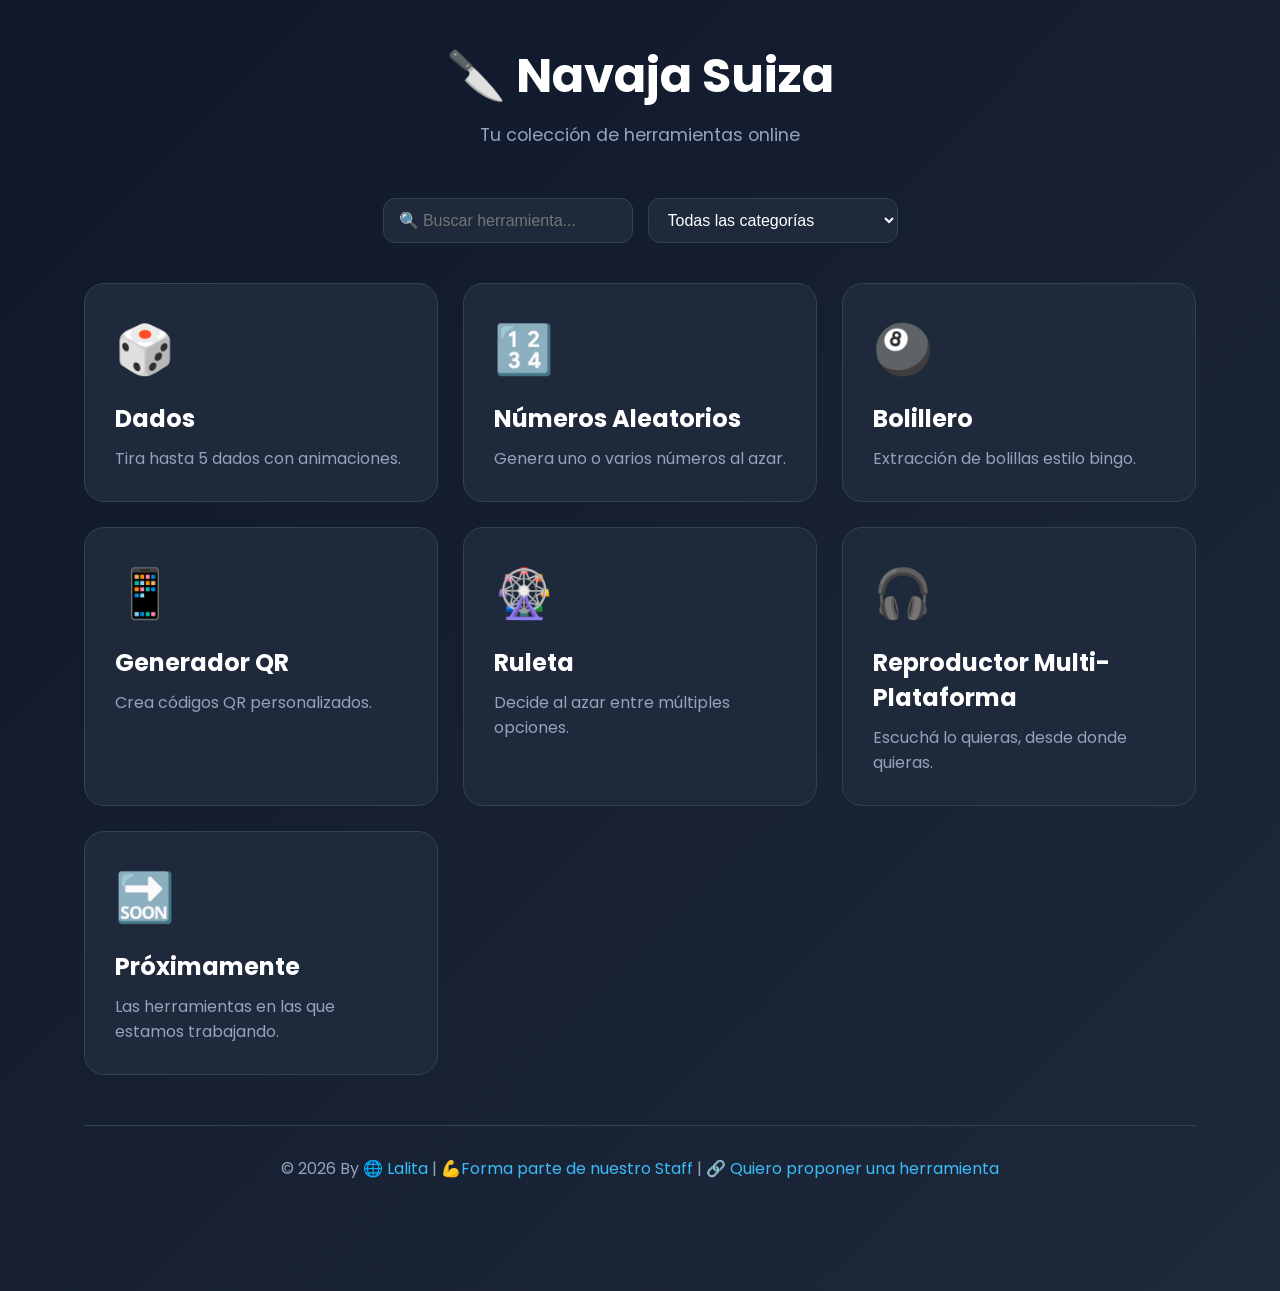
<file: index.html>
<!DOCTYPE html>
<html lang="es">

<head>
    <meta charset="UTF-8">
    <meta name="viewport" content="width=device-width, initial-scale=1.0">
    <title>Navaja Suiza</title>

    <link rel="icon" href="assets/logo.png">

    <link rel="stylesheet" href="style.css">
    <link rel="preconnect" href="https://fonts.googleapis.com">
    <link href="https://fonts.googleapis.com/css2?family=Poppins:wght@300;400;600;700&display=swap" rel="stylesheet">
</head>

<body>

    <div class="container">

        <header>
            <h1>🔪 Navaja Suiza</h1>
            <p>Tu colección de herramientas online</p>
        </header>

        <section class="filters">

            <input type="text" id="searchInput" placeholder="🔍 Buscar herramienta...">

            <select id="categoryFilter">
                <option value="all">Todas las categorías</option>
                <option value="azar">Azar</option>
                <option value="numeros">Números</option>
                <option value="sorteos">Sorteos</option>
                <option value="url">Links</option>
            </select>

        </section>

        <main class="grid">

            <a href="dados/dados_v2.0/index.html" class="card" data-category="azar numeros" data-name="dados">
                <div class="icon">🎲</div>
                <h2>Dados</h2>
                <p>Tira hasta 5 dados con animaciones.</p>
            </a>


            <a href="./numerosaleatorios/numerosaleatorios_v1.1/index.html" class="card" data-category="azar numeros" data-name="numeros">
                <div class="icon">🔢</div>
                <h2>Números Aleatorios</h2>
                <p>Genera uno o varios números al azar.</p>
            </a>

            <a href="./bolillero/bolillero_v1.2/index.html" class="card" data-category="sorteos azar numeros" data-name="bolillero">
                <div class="icon">🎱</div>
                <h2>Bolillero</h2>
                <p>Extracción de bolillas estilo bingo.</p>
            </a>

            <a href="./generadorqr/generadorqr_v1.5/index.html" class="card" data-category="url qr" data-name="qr">
                <div class="icon">📱</div>
                <h2>Generador QR</h2>
                <p>Crea códigos QR personalizados.</p>
            </a>

            <a href="./ruleta/index.html" class="card" data-category="azar" data-name="ruleta">
                <div class="icon">🎡</div>
                <h2>Ruleta</h2>
                <p>Decide al azar entre múltiples opciones.</p>
            </a>

            <a href="./reproductor/index.html" class="card" data-category="online" data-name="reproductor">
                <div class="icon">🎧</div>
                <h2>Reproductor Multi-Plataforma</h2>
                <p>Escuchá lo quieras, desde donde quieras.</p>
            </a>

            <a href="./soon.html" class="card" data-category="online" data-name="proximamente">
                <div class="icon">🔜</div>
                    <h2>Próximamente</h2>
                <p>Las herramientas en las que estamos trabajando.</p>
            </a>

        </main>

        <footer class="ns-footer">
    <p>
      © 2026 By 
      <a href="https://lalita.dev.ar/" target="_blank" class="footer-link">🌐 Lalita</a> | 
      <a href="http://bit.ly/4fS0yUa" target="_blank" class="footer-link">💪Forma parte de nuestro Staff</a> | 
      <a href="example.zip" target="_blank" class="footer-link">🔗 Quiero proponer una herramienta</a>
    </p>
  </footer>

    </div>

    <script src="script.js"></script>

</body>

</html>
</file>
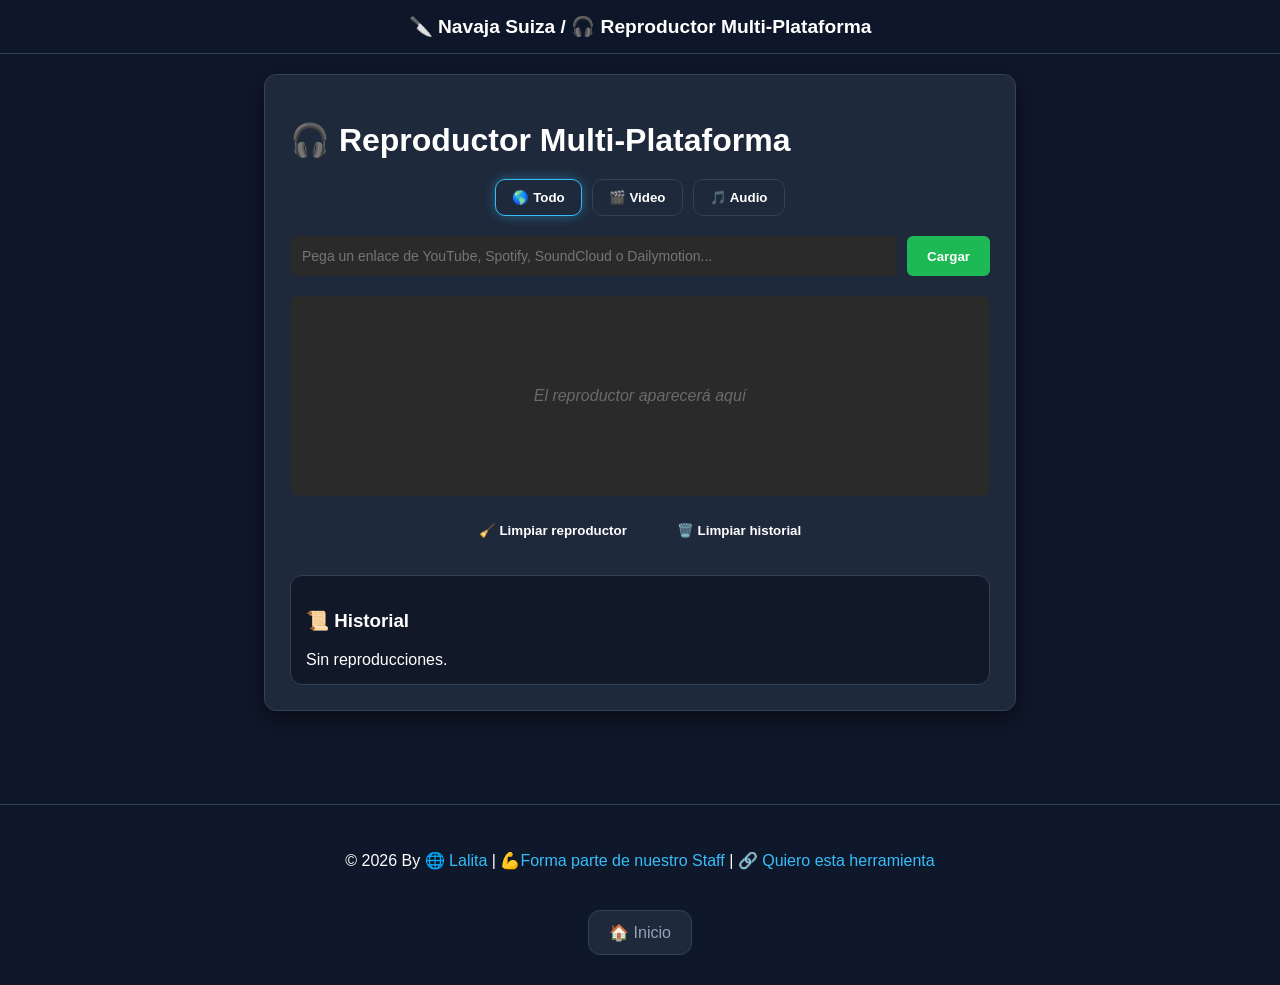
<file: reproductor/index.html>
<!DOCTYPE html>
<html lang="es">

<head>

    <meta charset="UTF-8">
    <meta name="viewport" content="width=device-width, initial-scale=1.0">

    <title>Reproductor Multi-Plataforma | Navaja Suiza</title>

    <link rel="icon" href="../../navaja-suiza/assets/logo.png">
    <link rel="stylesheet" href="./reproductor_style.css">

</head>

<body>
    <header class="ns-header">
        <a href="https://lalita635dev-prog.github.io/navaja-suiza/" class="breadcrumb">
            <span id="toolName">
                🔧 Herramienta
            </span>
        </a>
    </header>

    <main class="tool-container">
        <div class="player-container">
            <h1 class="tool-title">🎧 Reproductor Multi-Plataforma</h1>

            <div class="tabs">
                <button class="tab-btn active" data-tab="all">
                    🌎 Todo
                </button>

                <button class="tab-btn" data-tab="video">
                    🎬 Video
                </button>

                <button class="tab-btn" data-tab="audio">
                    🎵 Audio
                </button>
            </div>

            <div class="input-area">
                <input type="text" id="mediaUrl"
                    placeholder="Pega un enlace de YouTube, Spotify, SoundCloud o Dailymotion...">
                <button id="loadBtn">Cargar</button>
            </div>

            <div id="canvas-reproductor" class="canvas-reproductor">
                <div class="placeholder-text">El reproductor aparecerá aquí</div>
            </div>

            <div class="actions">

                <button id="clearPlayerBtn" class="secondary-btn">
                    🧹 Limpiar reproductor
                </button>

                <button id="clearHistoryBtn" class="secondary-btn">
                    🗑️ Limpiar historial
                </button>

            </div>

            <div class="history-box">

                <h3>📜 Historial</h3>

                <div id="historyList">
                    Sin reproducciones.
                </div>

            </div>

        </div>
    </main>

    <!-- FOOTER GLOBAL -->

    <footer class="ns-footer">
        <p>
            © 2026 By
            <a href="https://lalita.dev.ar/" target="_blank" class="footer-link">🌐 Lalita</a> |
            <a href="http://bit.ly/4fS0yUa" target="_blank" class="footer-link">💪Forma parte de nuestro Staff</a> |
            <a href="example.zip" target="_blank" class="footer-link">🔗 Quiero esta herramienta</a>
        </p>
        <div class="footer-buttons">
            <a href="https://lalita635dev-prog.github.io/navaja-suiza/" class="footer-btn">🏠 Inicio</a>
        </div>
    </footer>

    <script src="./script.js"> </script>
</body>

</html>
</file>
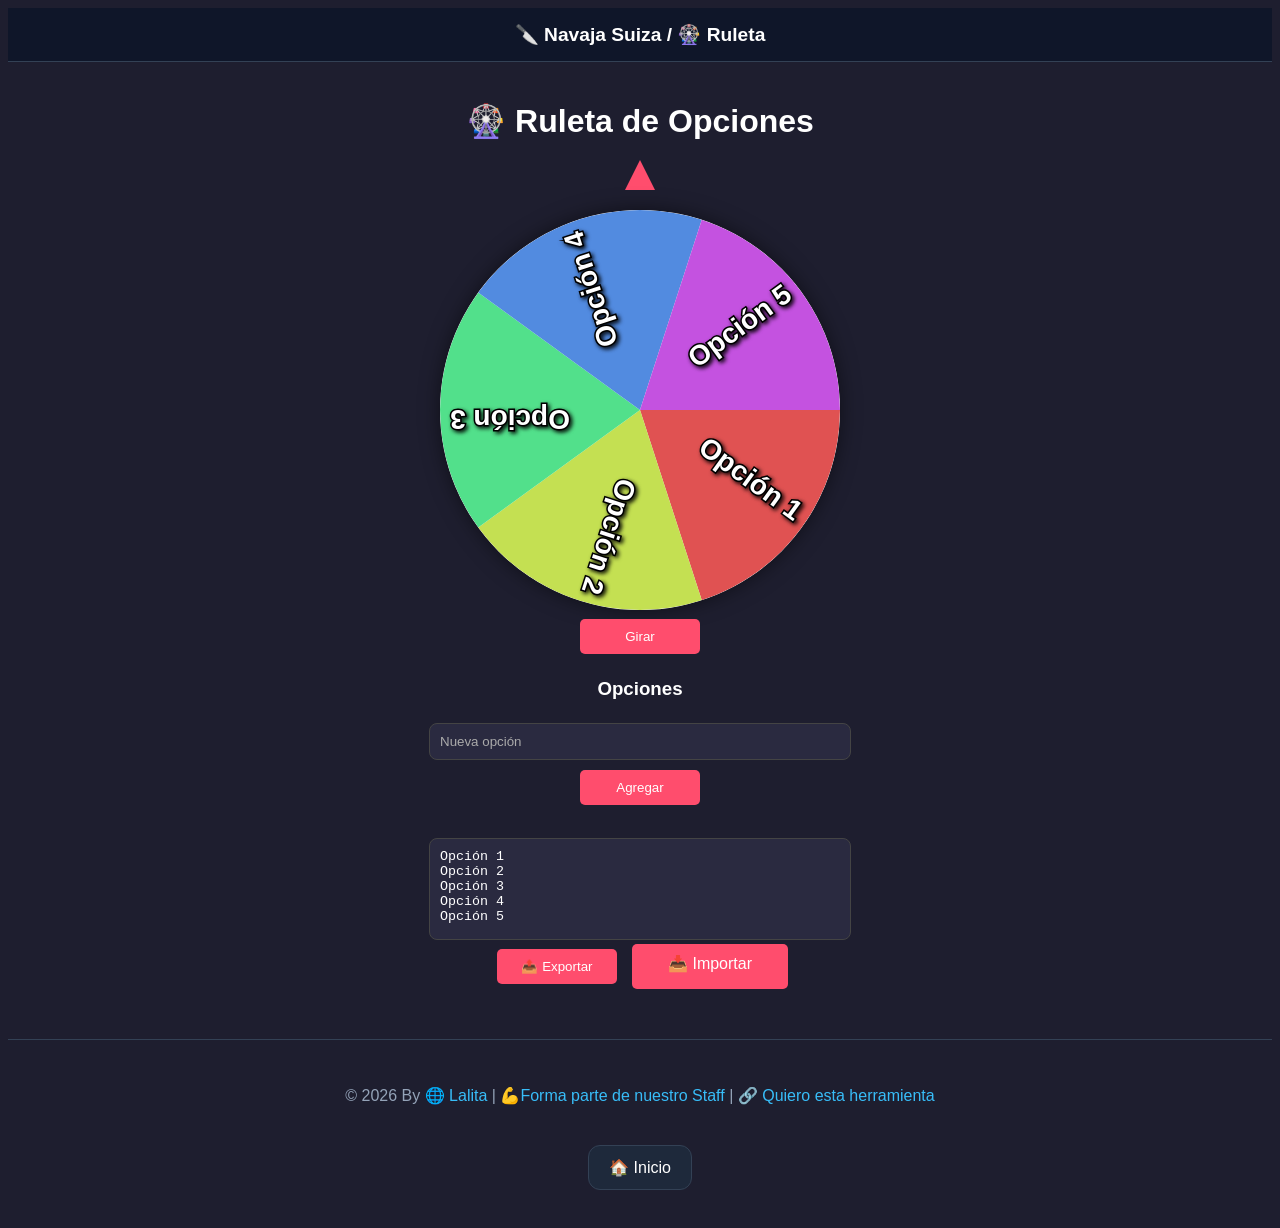
<file: ruleta/index.html>
<!DOCTYPE html>
<html lang="es">

<head>

  <meta charset="UTF-8">
  <meta name="viewport" content="width=device-width, initial-scale=1.0">

  <title>Ruleta | Navaja Suiza</title>

  <link rel="icon" href="../../navaja-suiza/assets/logo.png">
  <link rel="stylesheet" href="./ruleta_style.css">

</head>

<body>

    <header class="ns-header">
    <a href="https://lalita635dev-prog.github.io/navaja-suiza/" class="breadcrumb">
      <span id="toolName">
        🔧 Herramienta
      </span>
    </a>
  </header>

  <main class="tool-container">
    <div class="container">
      <h1 class="tool-title">🎡 Ruleta de Opciones</h1>

    <div class="pointer"></div>
    <canvas id="wheel"></canvas>

    <br>
    <div class="actions"><button onclick="spin()">Girar</button></div>

    <h3>Opciones</h3>
    <input id="newOption" placeholder="Nueva opción">
    <div class="actions"><button onclick="addOption()">Agregar</button></div>

    <br>
    <textarea id="optionsBox" oninput="syncFromTextarea()"></textarea><br>
    <div class="actions">
        <button onclick="exportJSON()">📤 Exportar</button>

        <label class="file-label">
            📥 Importar
            <input type="file" onchange="importJSON(event)" hidden>
        </label>
    </div>
    <span id="fileName" style="font-size:12px; color:#aaa;"></span>

    <!-- Modal -->
    <div class="modal" id="resultModal">
        <div class="modal-content">
            <h2>🏆 Resultado</h2>
            <p id="resultText"></p>

            <div class="actions">
                <button onclick="removeWinner()">Eliminar opción</button>
                <button class="close-btn" onclick="closeModal()">Cerrar</button>
            </div>
        </div>
    </div>
    </div>
  </main>

<!-- FOOTER GLOBAL -->
    <footer class="ns-footer">
    <p>
      © 2026 By 
      <a href="https://lalita.dev.ar/" target="_blank" class="footer-link">🌐 Lalita</a> | 
      <a href="http://bit.ly/4fS0yUa" target="_blank" class="footer-link">💪Forma parte de nuestro Staff</a> | 
      <a href="example.zip" target="_blank" class="footer-link">🔗 Quiero esta herramienta</a>
    </p>
      <div class="footer-buttons">
      <a href="https://lalita635dev-prog.github.io/navaja-suiza/" class="footer-btn">🏠 Inicio</a>
    </div>
  </footer>
<script src="script.js"></script>
</body>

</html>
</file>
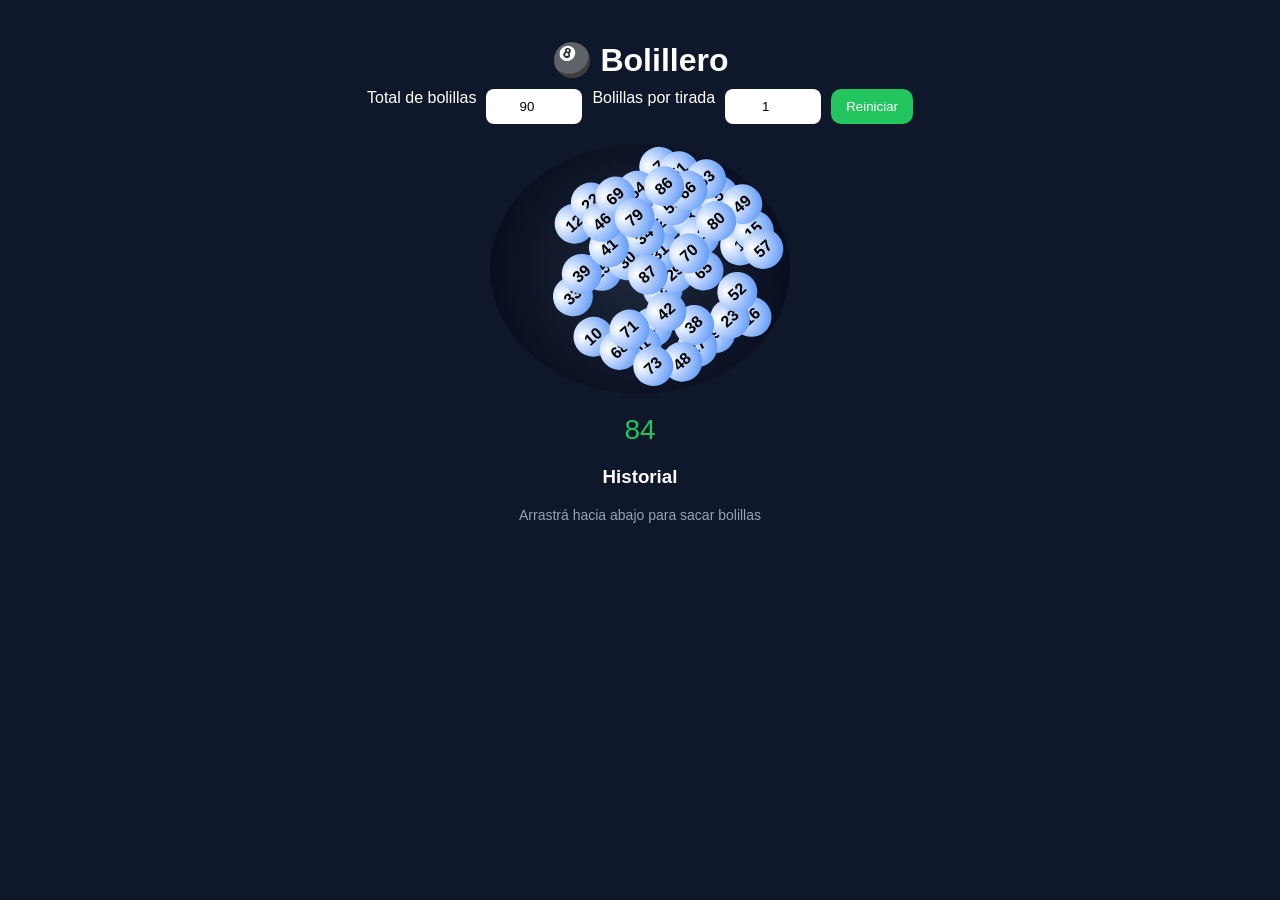
<file: bolillero/bolillero-main/index.html>
<!DOCTYPE html>
<html lang="es">
<head>
  <meta charset="UTF-8">
  <title>Bolillero Bingo</title>
  <link rel="stylesheet" href="styles.css">
</head>
<body>

<div class="container">
  <h1>🎱 Bolillero</h1>

  <div class="controls">
    <label>Total de bolillas</label>
    <input type="number" id="totalBalls" value="90" min="1">

    <label>Bolillas por tirada</label>
    <input type="number" id="drawCount" value="1" min="1">

    <button id="resetBtn">Reiniciar</button>
  </div>

  <div class="machine" id="machine">
    <div class="balls" id="balls"></div>
  </div>

  <div class="result" id="result"></div>

  <div class="history">
    <h3>Historial</h3>
    <div id="history"></div>
  </div>

  <p class="hint">Arrastrá hacia abajo para sacar bolillas</p>
</div>

<script src="script.js"></script>
</body>
</html>
</file>
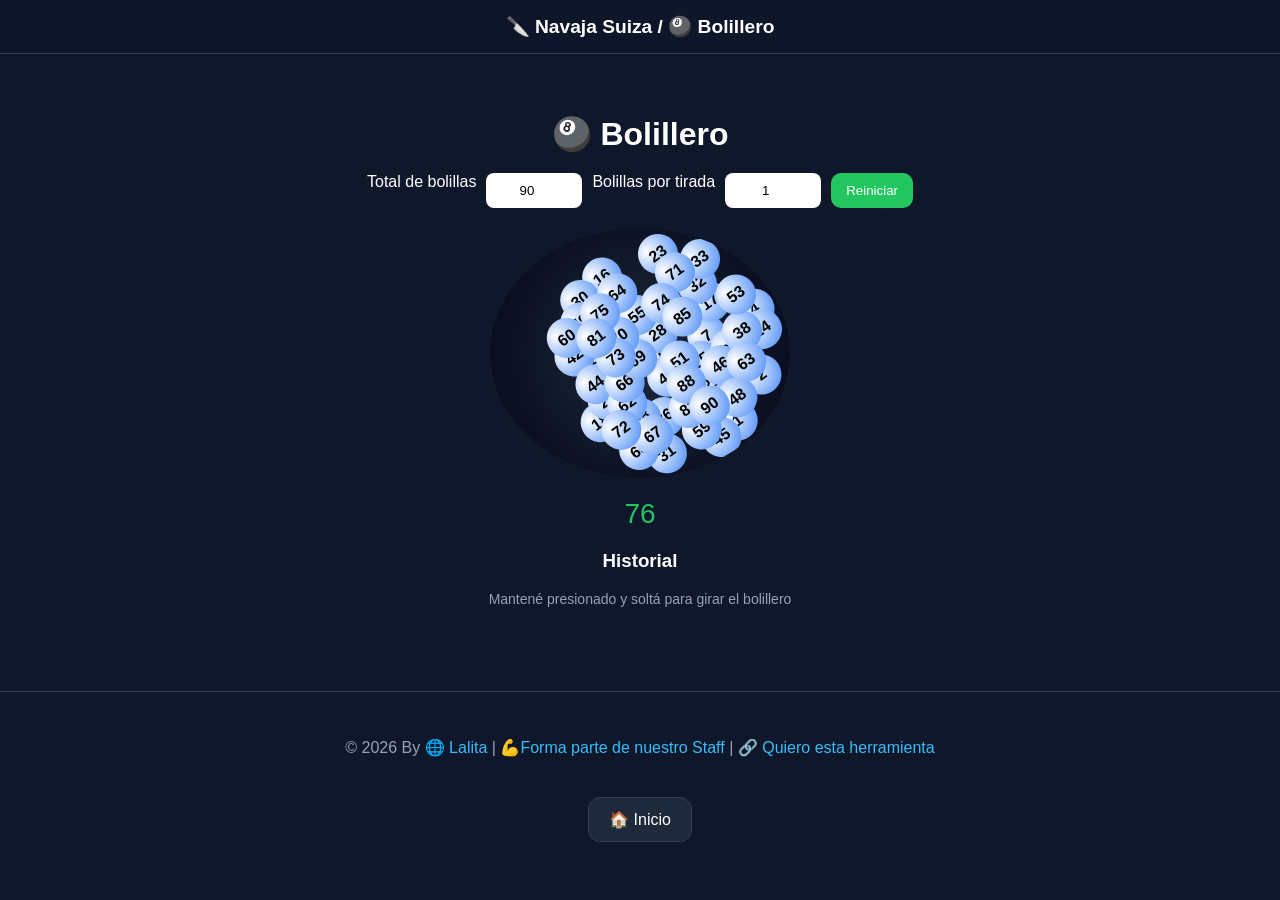
<file: bolillero/bolillero_v1.2/index.html>
<!DOCTYPE html>
<html lang="es">

<head>

  <meta charset="UTF-8">
  <meta name="viewport" content="width=device-width, initial-scale=1.0">

  <title>Bolillero | Navaja Suiza</title>

  <link rel="icon" href="../../assets/logo.png">
  <link rel="stylesheet" href="./bolillero_styles.css">

</head>

<body>
  <header class="ns-header">
    <a href="https://lalita635dev-prog.github.io/navaja-suiza/" class="breadcrumb">
      <span id="toolName">
        🔧 Herramienta
      </span>
    </a>

  </header>
  <main class="tool-container">
  <div class="container">
    <h1 class="tool-title">🎱 Bolillero</h1>

    <div class="controls">
      <label>Total de bolillas</label>
      <input type="number" id="totalBalls" value="90" min="1">

      <label>Bolillas por tirada</label>
      <input type="number" id="drawCount" value="1" min="1">

      <button id="resetBtn">Reiniciar</button>
    </div>

    <div class="machine" id="machine">
      <div class="balls" id="balls"></div>
    </div>

    <div class="result" id="result"></div>

    <div class="history">
      <h3>Historial</h3>
      <div id="history"></div>
    </div>

    <p class="hint">Mantené presionado y soltá para girar el bolillero</p>
  </div>
</main>

  <!-- FOOTER GLOBAL -->
  <footer class="ns-footer">
    <p>
      © 2026 By 
      <a href="https://lalita.dev.ar/" target="_blank" class="footer-link">🌐 Lalita</a> | 
      <a href="http://bit.ly/4fS0yUa" target="_blank" class="footer-link">💪Forma parte de nuestro Staff</a> | 
      <a href="example.zip" target="_blank" class="footer-link">🔗 Quiero esta herramienta</a>
    </p>
      <div class="footer-buttons">
      <a href="https://lalita635dev-prog.github.io/navaja-suiza/" class="footer-btn">🏠 Inicio</a>
    </div>
  </footer>

  <script src="script.js"></script>
</body>

</html>
</file>
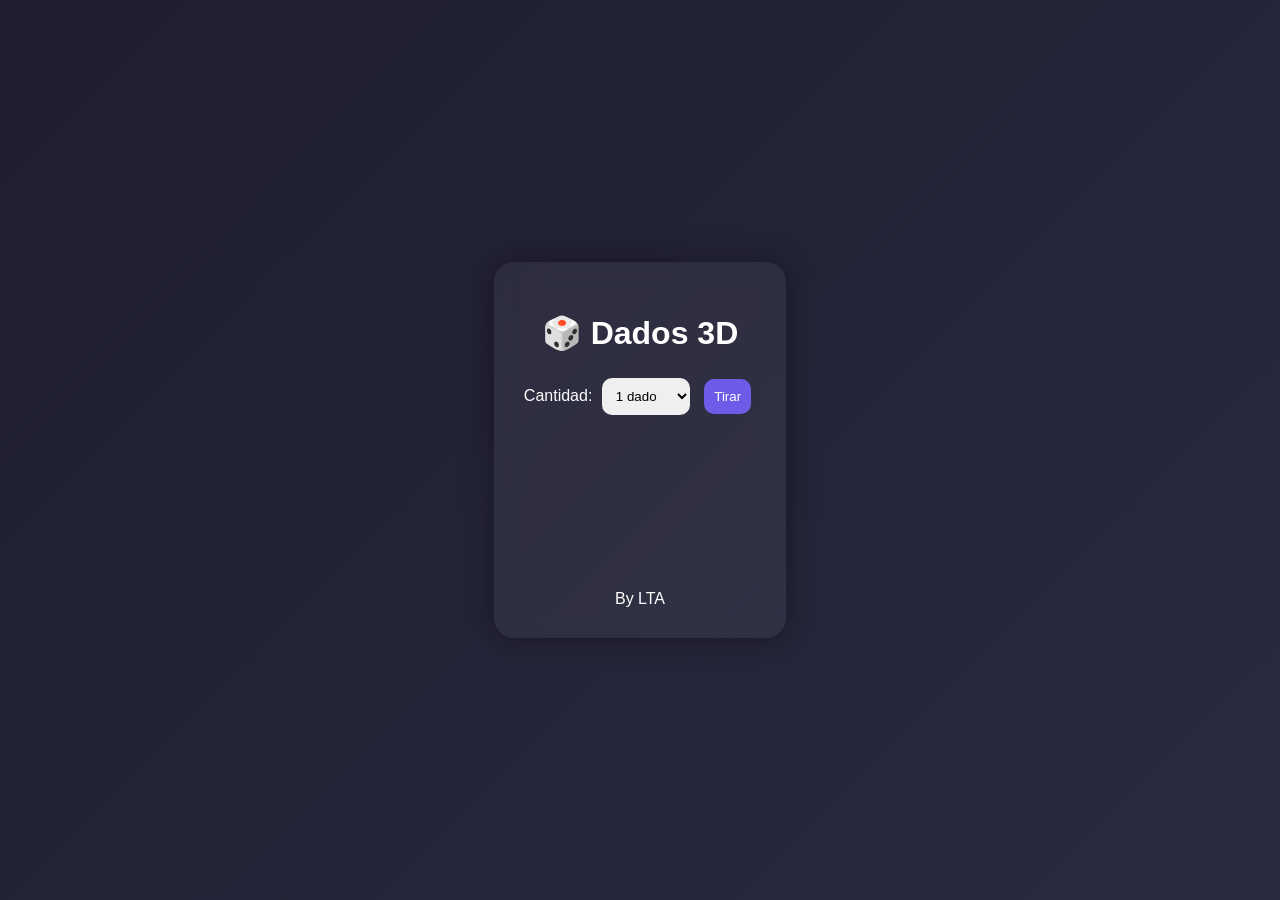
<file: dados/dados-main/index.html>
<!DOCTYPE html>
<html lang="es">
<head>
  <meta charset="UTF-8">
  <title>Dados 3D | By Lalita635</title>
  <link rel="stylesheet" href="styles.css">
</head>
<body>

<div class="container">
  <h1>🎲 Dados 3D</h1>

  <div class="controls">
    <label>Cantidad:</label>
    <select id="diceCount">
      <option value="1">1 dado</option>
      <option value="2">2 dados</option>
      <option value="3">3 dados</option>
      <option value="4">4 dados</option>
      <option value="5">5 dados</option>
    </select>

    <button id="rollBtn">Tirar</button>
  </div>

  <div id="scene" class="scene"></div>

  <div id="result" class="result"></div>

  <footer>By LTA</footer>
</div>

<script src="script.js"></script>
</body>
</html>
</file>
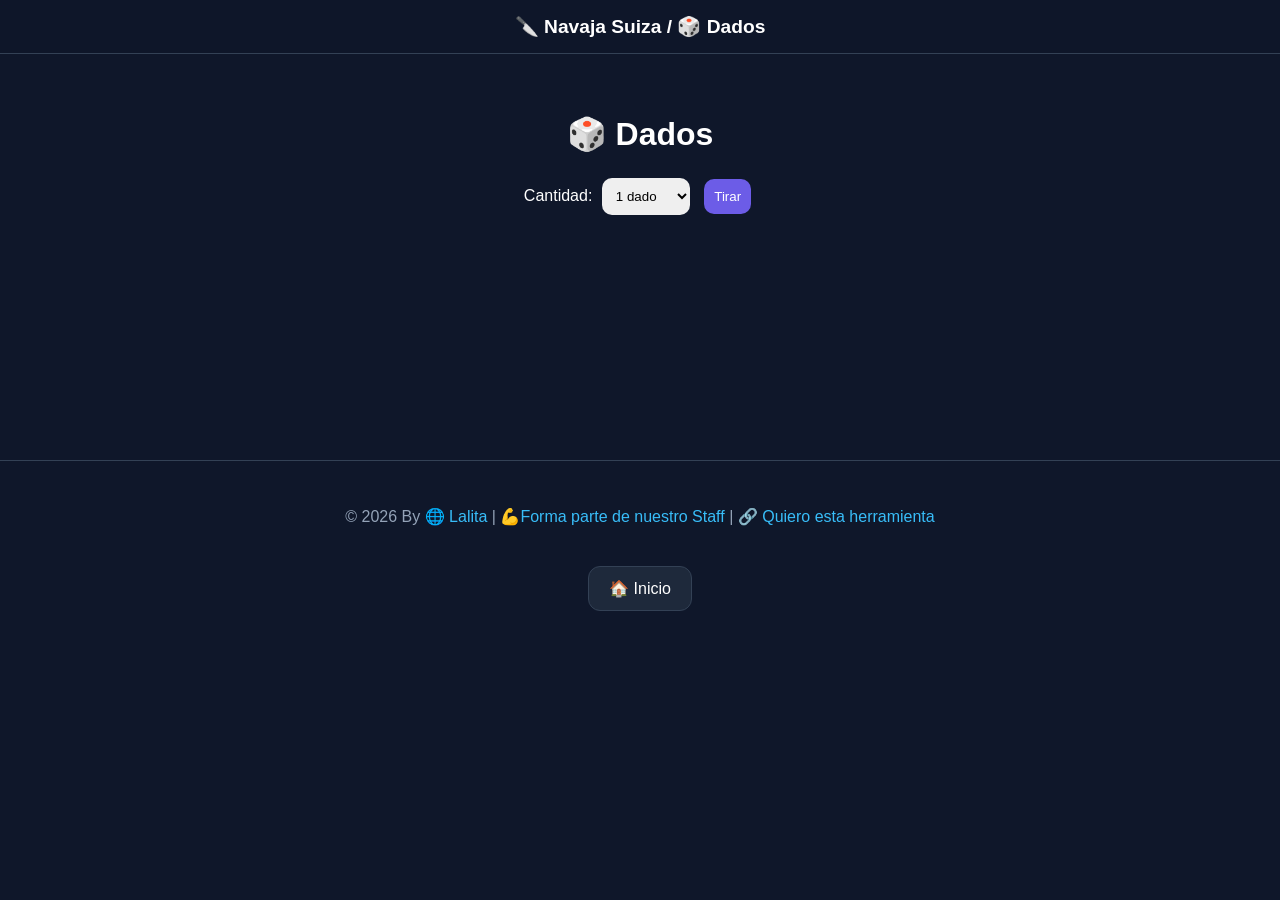
<file: dados/dados_v2.0/index.html>
<!DOCTYPE html>
<html lang="es">

<head>
  <meta charset="UTF-8">
  <meta name="viewport" content="width=device-width, initial-scale=1.0">
  <title>Dados | Navaja Suiza</title>
  <link rel="icon" href="../../assets/logo.png">
  <link rel="stylesheet" href="./dados_styles.css">
</head>

<body>
  <header class="ns-header">
    <a href="https://lalita635dev-prog.github.io/navaja-suiza/" class="breadcrumb">
      <span id="toolName">
        🔧 Herramienta
      </span>
    </a>
  </header>

  <main class="tool-container">
    <div class="container">
      <h1 class="tool-title">🎲 Dados</h1>

      <div class="controls">
        <label>Cantidad:</label>
        <select id="diceCount">
          <option value="1">1 dado</option>
          <option value="2">2 dados</option>
          <option value="3">3 dados</option>
          <option value="4">4 dados</option>
          <option value="5">5 dados</option>
        </select>

        <button id="rollBtn">Tirar</button>
      </div>

      <div id="scene" class="scene"></div>

      <div id="result" class="result"></div>

    </div>
  </main>

  <!-- FOOTER GLOBAL -->
  <footer class="ns-footer">
    <p>
      © 2026 By 
      <a href="https://lalita.dev.ar/" target="_blank" class="footer-link">🌐 Lalita</a> | 
      <a href="http://bit.ly/4fS0yUa" target="_blank" class="footer-link">💪Forma parte de nuestro Staff</a> | 
      <a href="example.zip" target="_blank" class="footer-link">🔗 Quiero esta herramienta</a>
    </p>
      <div class="footer-buttons">
      <a href="https://lalita635dev-prog.github.io/navaja-suiza/" class="footer-btn">🏠 Inicio</a>
    </div>
  </footer>
  <script src="script.js"></script>
</body>

</html>
</file>
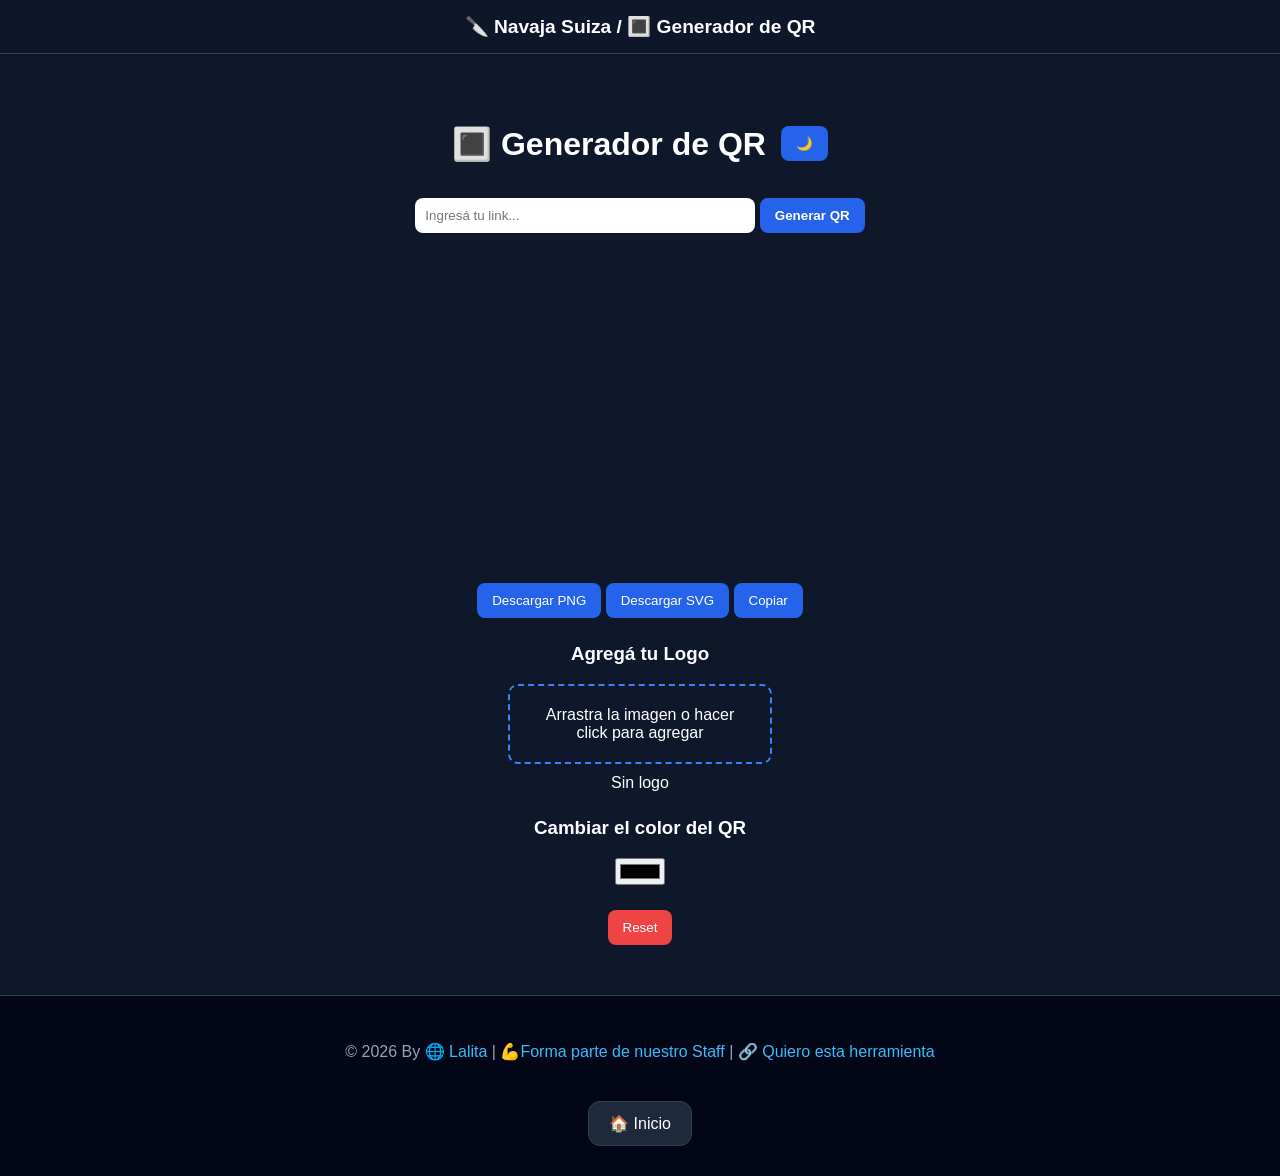
<file: generadorqr/generadorqr_v1.5/index.html>
<!DOCTYPE html>
<html lang="es">

<head>

  <meta charset="UTF-8">
  <meta name="viewport" content="width=device-width, initial-scale=1.0">

  <title>Generador QR | Navaja Suiza</title>

  <link rel="icon" href="../../assets/logo.png">
  <link rel="stylesheet" href="./qr_style.css">

</head>

<body class="dark">

  <header class="ns-header">
    <a href="https://lalita635dev-prog.github.io/navaja-suiza/" class="breadcrumb">
      <span id="toolName">
        🔧 Herramienta
      </span>
    </a>
  </header>

  <main class="tool-container">
    <div class="container">
      <div class="top-bar">
        <h1 class="tool-title">🔳 Generador de QR</h1>
        <button id="themeToggle">🌙</button>
      </div>

      <!-- INPUT + GENERAR -->
      <input type="text" id="urlInput" placeholder="Ingresá tu link..." />
      <button class="main-btn" onclick="generateQR()">Generar QR</button>

      <!-- QR -->
      <div id="qrContainer" class="fade"></div>

      <!-- ACCIONES -->
      <div class="buttons">
        <button onclick="downloadQR('png')">Descargar PNG</button>
        <button onclick="downloadQR('svg')">Descargar SVG</button>
        <button onclick="copyQR()">Copiar</button>
      </div>

      <!-- LOGO -->
      <div class="control-block">
        <h3>Agregá tu Logo</h3>
        <div id="dropZone">Arrastra la imagen o hacer click para agregar</div>
        <input type="file" id="logoInput" accept="image/*" hidden>
        <span id="fileName">Sin logo</span>
      </div>

      <!-- COLOR -->
      <div class="control-block">
        <h3>Cambiar el color del QR</h3>
        <input type="color" id="colorPicker" value="#000000">
      </div>

      <!-- RESET -->
      <button class="reset-btn" onclick="resetAll()">Reset</button>

      <p id="error"></p>

    </div>
  </main>

  <!-- FOOTER GLOBAL -->

  <footer class="ns-footer">
    <p>
      © 2026 By 
      <a href="https://lalita.dev.ar/" target="_blank" class="footer-link">🌐 Lalita</a> | 
      <a href="http://bit.ly/4fS0yUa" target="_blank" class="footer-link">💪Forma parte de nuestro Staff</a> | 
      <a href="example.zip" target="_blank" class="footer-link">🔗 Quiero esta herramienta</a>
    </p>
      <div class="footer-buttons">
      <a href="https://lalita635dev-prog.github.io/navaja-suiza/" class="footer-btn">🏠 Inicio</a>
    </div>
  </footer>

  <script src="script.js"></script>
</body>

</html>
</file>
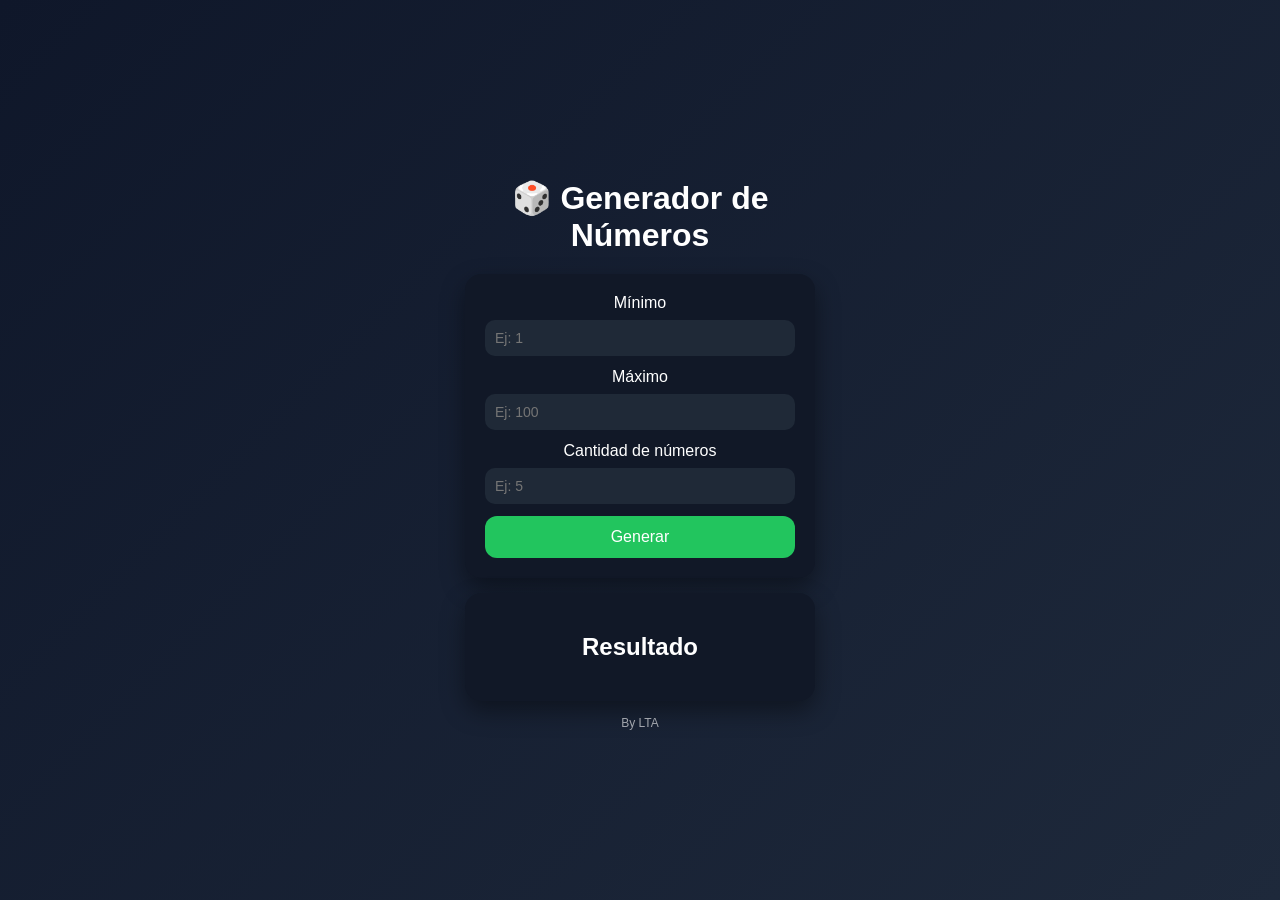
<file: numerosaleatorios/numerosaleatorios-main/index.html>
<!DOCTYPE html>
<html lang="es">
<head>
    <meta charset="UTF-8">
    <title>Generador de Números Aleatorios | By Lalita635</title>
    <link rel="stylesheet" href="styles.css">
</head>
<body>

<div class="container">
    <h1>🎲 Generador de Números</h1>

    <div class="card">
        <label>Mínimo</label>
        <input type="number" id="min" placeholder="Ej: 1">

        <label>Máximo</label>
        <input type="number" id="max" placeholder="Ej: 100">

        <label>Cantidad de números</label>
        <input type="number" id="count" placeholder="Ej: 5">

        <button id="generateBtn">Generar</button>
    </div>

    <div class="result-card">
        <h2>Resultado</h2>
        <div id="result"></div>
    </div>

    <p class="footer">By LTA</p>
</div>

<script src="script.js"></script>
</body>
</html>
</file>
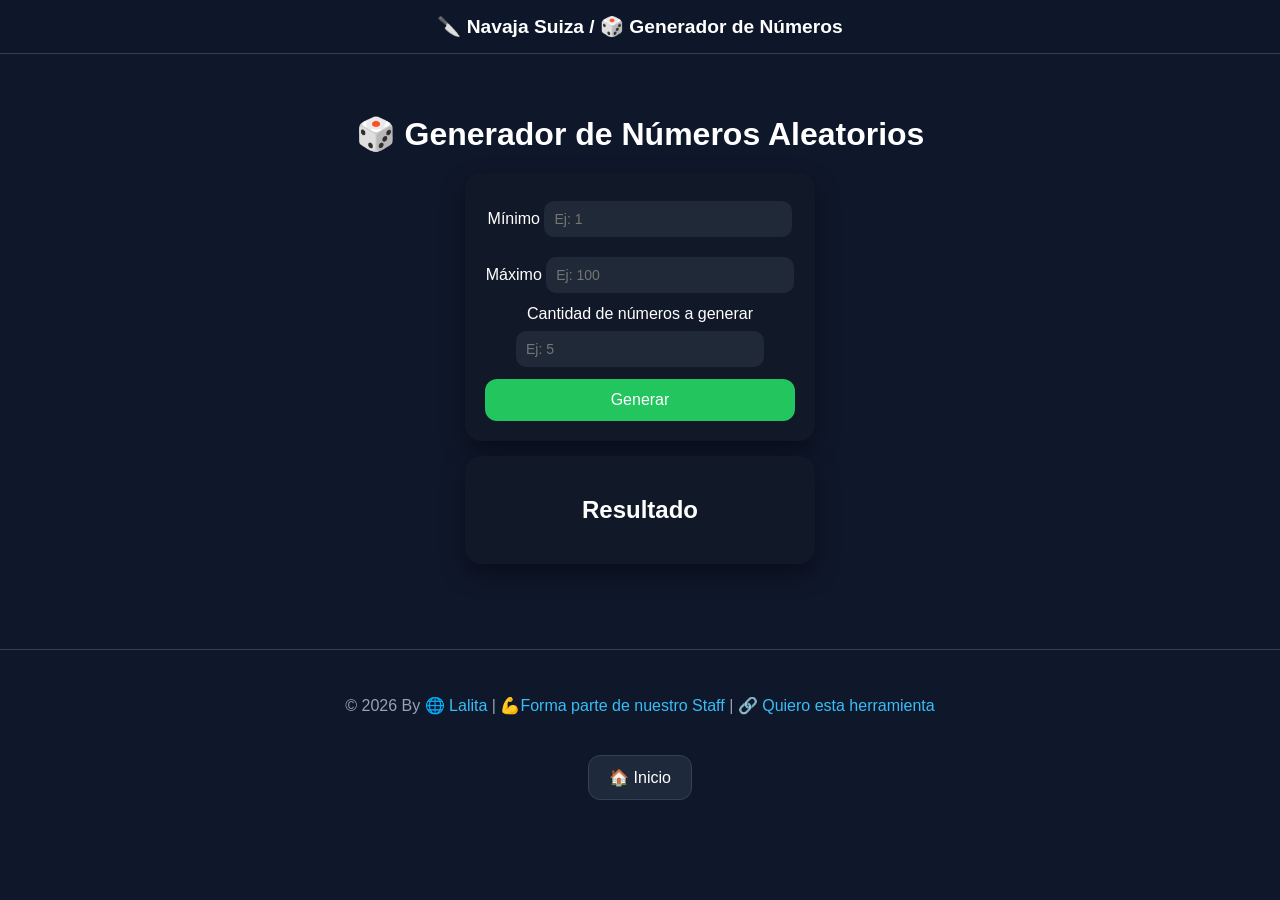
<file: numerosaleatorios/numerosaleatorios_v1.1/index.html>
<!DOCTYPE html>
<html lang="es">

<head>

  <meta charset="UTF-8">
  <meta name="viewport" content="width=device-width, initial-scale=1.0">

  <title>Generador Números Aleatorios | Navaja Suiza</title>

  <link rel="icon" href="../../assets/logo.png">
  <link rel="stylesheet" href="./aleatorio_styles.css">

</head>

<body>
  <header class="ns-header">
    <a href="https://lalita635dev-prog.github.io/navaja-suiza/" class="breadcrumb">
      <span id="toolName">
        🔧 Herramienta
      </span>
    </a>
  </header>

  <main class="tool-container">
    <div class="container">
      <h1 class="tool-title">🎲 Generador de Números Aleatorios</h1>
      <div class="mini-container">
        <div class="card">
          <label>Mínimo</label>
          <input type="number" id="min" placeholder="Ej: 1">

          <label>Máximo</label>
          <input type="number" id="max" placeholder="Ej: 100">

          <label>Cantidad de números a generar</label>
          <input type="number" id="count" placeholder="Ej: 5">

          <button id="generateBtn">Generar</button>
        </div>

        <div class="result-card">
          <h2>Resultado</h2>
          <div id="result"></div>
        </div>
      </div>
    </div>
  </main>

  <footer class="ns-footer">
    <p>
      © 2026 By 
      <a href="https://lalita.dev.ar/" target="_blank" class="footer-link">🌐 Lalita</a> | 
      <a href="http://bit.ly/4fS0yUa" target="_blank" class="footer-link">💪Forma parte de nuestro Staff</a> | 
      <a href="example.zip" target="_blank" class="footer-link">🔗 Quiero esta herramienta</a>
    </p>
      <div class="footer-buttons">
      <a href="https://lalita635dev-prog.github.io/navaja-suiza/" class="footer-btn">🏠 Inicio</a>
    </div>
  </footer>
  <script src="script.js"></script>
</body>

</html>
</file>
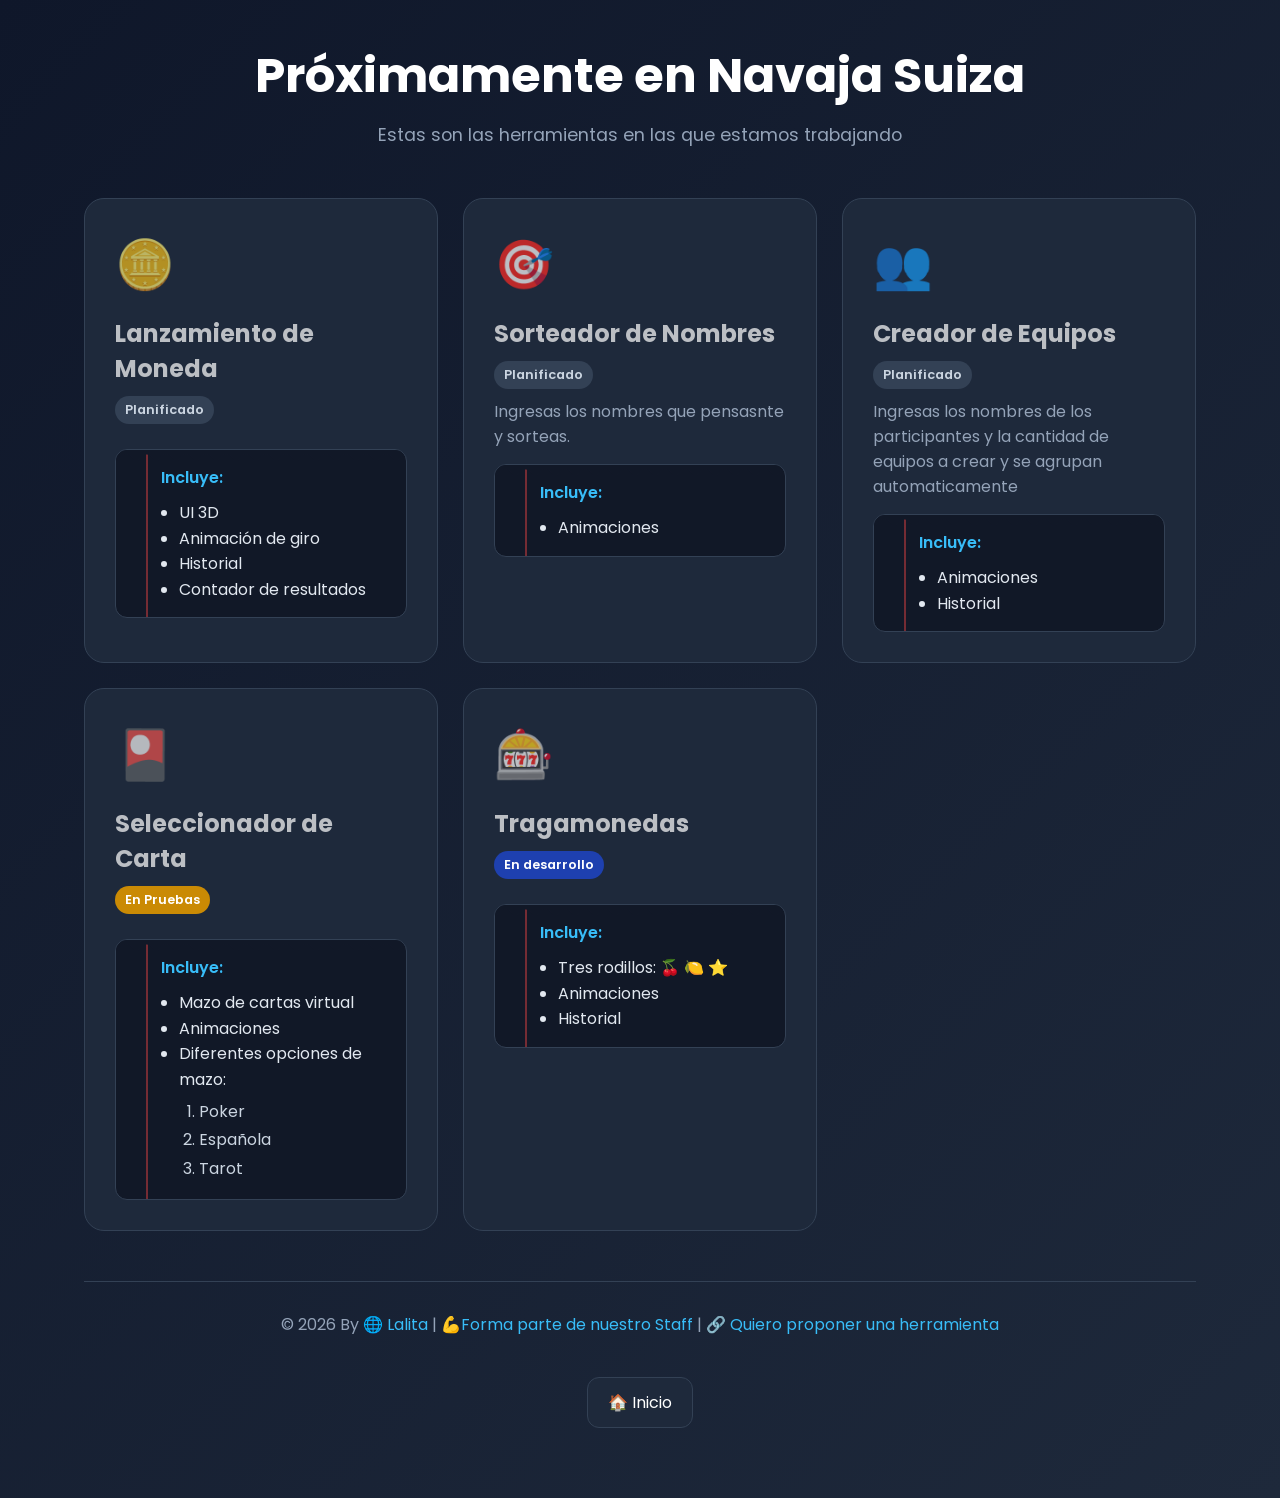
<file: soon.html>
<!DOCTYPE html>
<html lang="es">

<head>
    <meta charset="UTF-8">
    <meta name="viewport" content="width=device-width, initial-scale=1.0">
    <title>🔜 Proximamente | Navaja Suiza</title>

    <link rel="icon" href="assets/logo.png">

    <link rel="stylesheet" href="style.css">
    <link rel="preconnect" href="https://fonts.googleapis.com">
    <link href="https://fonts.googleapis.com/css2?family=Poppins:wght@300;400;600;700&display=swap" rel="stylesheet">
</head>

<body>

    <div class="container">

        <header>
            <h1>Próximamente en Navaja Suiza</h1>
            <p>Estas son las herramientas en las que estamos trabajando</p>
        </header>

        <main class="grid-soon">

            <div class="card soon">
                <div class="icon">🪙</div>
                <h2>Lanzamiento de Moneda</h2>
                <div class="status planned">Planificado</div>
                <div class="notebook-page">
                    <p>Incluye:</p>
                    <ul class="task-list">
                        <li>UI 3D</li>
                        <li>Animación de giro</li>
                        <li>Historial</li>
                        <li>Contador de resultados</li>
                    </ul>
                </div>
            </div>

            <div class="card soon">
                <div class="icon">🎯</div>
                <h2>Sorteador de Nombres</h2>
                <div class="status planned">Planificado</div>
                <p>Ingresas los nombres que pensasnte y sorteas.</p>
                <div class="notebook-page">
                    <p>Incluye:</p>
                    <ul class="task-list">
                        <li>Animaciones</li>
                    </ul>
                </div>
            </div>

            <div class="card soon">
                <div class="icon">👥</div>
                <h2>Creador de Equipos</h2>
                <div class="status planned">Planificado</div>
                <p>Ingresas los nombres de los participantes y la cantidad de equipos a crear y se agrupan
                    automaticamente</p>
                <div class="notebook-page">
                    <p>Incluye:</p>
                    <ul class="task-list">
                        <li>Animaciones</li>
                        <li>Historial</li>
                    </ul>
                </div>
            </div>

            <div class="card soon">
                <div class="icon">🎴</div>
                <h2>Seleccionador de Carta</h2>
                <div class="status testing">En Pruebas</div>
                <div class="notebook-page">
                    <p>Incluye:</p>
                    <ul class="task-list">
                        <li>Mazo de cartas virtual</li>
                        <li>Animaciones</li>
                        <li>Diferentes opciones de mazo:
                            <ol>
                                <li>Poker</li>
                                <li>Española</li>
                                <li>Tarot</li>
                            </ol>
                        </li>
                    </ul>
                </div>
            </div>

            <div class="card soon">
                <div class="icon">🎰</div>
                <h2>Tragamonedas</h2>
                <div class="status progress">En desarrollo</div>
                <div class="notebook-page">
                    <p>Incluye:</p>
                    <ul class="task-list">
                        <li>Tres rodillos: 🍒 🍋 ⭐</li>
                        <li>Animaciones</li>
                        <li>Historial</li>
                    </ul>
                </div>
            </div>


        </main>

        <footer class="ns-footer">
            <p>
                © 2026 By
                <a href="https://lalita.dev.ar/" target="_blank" class="footer-link">🌐 Lalita</a> |
                <a href="http://bit.ly/4fS0yUa" target="_blank" class="footer-link">💪Forma parte de nuestro Staff</a> |
                <a href="example.zip" target="_blank" class="footer-link">🔗 Quiero proponer una herramienta</a>
            </p>
            <div class="footer-buttons">
                <a href="https://lalita635dev-prog.github.io/navaja-suiza/" class="footer-btn">🏠 Inicio</a>
            </div>
        </footer>

    </div>

    <script src="script.js"></script>

</body>

</html>
</file>
<file: style.css>
*{
    margin:0;
    padding:0;
    box-sizing:border-box;
}

body{
    font-family:'Poppins',sans-serif;
    background:linear-gradient(
        135deg,
        #0f172a,
        #1e293b
    );
    color:white;
    min-height:100vh;
}

.container{
    width:90%;
    max-width:1200px;
    margin:auto;
    padding:40px 20px;
}

header{
    text-align:center;
    margin-bottom:50px;
}

header h1{
    font-size:3rem;
    margin-bottom:10px;
}

header p{
    color:#94a3b8;
    font-size:1.1rem;
}

.filters{
    display:flex;
    gap:15px;
    justify-content:center;
    margin-bottom:40px;
    flex-wrap:wrap;
}

.filters input,
.filters select{
    background:#1e293b;
    color:white;
    border:1px solid #334155;
    border-radius:12px;
    padding:12px 15px;
    font-size:1rem;
    min-width:250px;
}

.filters input:focus,
.filters select:focus{
    outline:none;
    border-color:#38bdf8;
}

.grid{
    display:grid;
    grid-template-columns:repeat(auto-fit,minmax(260px,1fr));
    gap:25px;
}

.grid-soon{
    display:grid;
    grid-template-columns:repeat(auto-fit,minmax(350px,1fr));
    gap:25px;
}

.card{
    background:#1e293b;
    border:1px solid #334155;
    border-radius:20px;
    padding:30px;
    text-decoration:none;
    color:white;
    transition:.3s;
    cursor:pointer;
}

.card:hover{
    transform:translateY(-8px);
    border-color:#38bdf8;
    box-shadow:0 0 25px rgba(56,189,248,.35);
}

.icon{
    font-size:3rem;
    margin-bottom:15px;
}

.card h2{
    margin-bottom:10px;
}

.card p{
    color:#94a3b8;
}

.soon{
    cursor:default;
}

.soon:hover{
    transform:none;
    box-shadow:none;
    border-color:#334155;
}

.soon .icon,
.soon h2{
    opacity:.7;
}

/* ==========================================
   NAVAJA SUIZA - FOOTER
========================================== */

.ns-footer{
    margin-top:50px;
    padding:30px 20px;
    border-top:1px solid #334155;
    text-align:center;
}

.ns-footer p{
    color:#94a3b8;
    margin-bottom:20px;
}

.footer-buttons{
    display:flex;
    justify-content:center;
    gap:15px;
    flex-wrap:wrap;
}

.footer-btn{
    background:#1e293b;
    color:white;
    text-decoration:none;
    padding:12px 20px;
    border-radius:12px;
    border:1px solid #334155;
    transition:.3s;
}

.footer-btn:hover{
    transform:translateY(-3px);
    border-color:#38bdf8;
    box-shadow:0 0 15px rgba(56,189,248,.35);
}

.footer-link{
    color:#38bdf8;
    text-decoration:none;
    display:inline-block;
    margin-bottom:20px;
}

/*
.note-box{
    margin-top:15px;
    background:#111827;
    border:1px solid #334155;
    border-radius:12px;
    padding:15px;
    text-align:left;
}

.note-box ul{
    padding-left:20px;
}

.note-box li{
    margin:6px 0;
    color:#cbd5e1;
}
*/

.status{
    display:inline-block;
    padding:5px 10px;
    border-radius:999px;
    font-size:.8rem;
    margin-bottom:10px;
    font-weight:600;
}

.planned{
    background:#334155;
    color:#cbd5e1;
}

.progress{
    background:#1e40af;
    color:white;
}

.testing{
    background:#ca8a04;
    color:white;
}

/* Anotador */
.notebook-page{
    margin-top:15px;

    background:#111827;

    border:1px solid #334155;
    border-radius:12px;

    padding:15px 15px 15px 45px;

    position:relative;

    background-image:
        linear-gradient(
            to right,
            rgba(239,68,68,.45) 2px,
            transparent 2px
        ),
        linear-gradient(
            to bottom,
            transparent 31px,
            rgba(56,189,248,.15) 31px
        );

    background-size:
        100% 26px;

    background-position:
        30px 0;

    overflow:hidden;
}

.notebook-page p{
    color:#38bdf8;
    font-weight:600;
    margin-bottom:10px;
}

/* Estilo de la lista */
.task-list{
    margin:0;
    padding-left:18px;
}

.task-list li{
    color:#e2e8f0;
    line-height:1.6rem;
}

.task-list ol{
    margin-top:5px;
    padding-left:20px;
}

.task-list ol li{
    color:#cbd5e1;
    line-height:1.8rem;
}

/* hoja arrancada */
.notebook-page::before{
    content:"";
    position:absolute;

    top:0;
    left:0;

    width:100%;
    height:12px;

    background:
        radial-gradient(
            circle at 10px 12px,
            transparent 7px,
            #111827 8px
        );

    background-size:20px 12px;
}
</file>
<file: reproductor/reproductor_style.css>
body {
    margin: 0;
    font-family: Arial, sans-serif;
    background: #0f172a;
    color: white;
}

.player-container {
    width: 90%;
    max-width: 700px;
    margin: 0 auto;
    background:#1e293b;
    border:1px solid #334155;
    padding: 25px;
    border-radius: 12px;
    box-shadow: 0 8px 24px rgba(0,0,0,0.5);
}

h2 {
    margin-top: 0;
    text-align: center;
    color: #1DB954;
}

.input-area {
    display: flex;
    gap: 10px;
    margin-bottom: 20px;
}

input[type="text"] {
    flex: 1;
    padding: 12px;
    border: none;
    border-radius: 6px;
    background: #2a2a2a;
    color: #fff;
    font-size: 14px;
}

input[type="text"]:focus {
    outline: 2px solid #1DB954;
}

button {
    padding: 12px 20px;
    border: none;
    border-radius: 6px;
    background: #1DB954;
    color: #fff;
    font-weight: bold;
    cursor: pointer;
    transition: background 0.2s;
}

button:hover {
    background: #1ed760;
}

.canvas-reproductor {
    position: relative;
    width: 100%;
    min-height: 200px;
    background: #2a2a2a;
    border-radius: 8px;
    overflow: hidden;
    display: flex;
    justify-content: center;
    align-items: center;
}

/* Si es un video, forzamos formato 16:9 proporcional */
.canvas-reproductor.video-active {
    position: relative;
    padding-bottom: 56.25%; /* Relación 16:9 */
    height: 0;
    min-height: 0;
}

.canvas-reproductor iframe {
    position: absolute;
    top: 0;
    left: 0;
    width: 100%;
    height: 100%;
    border: 0;
}

.placeholder-text {
    color: #6a6a6a;
    font-style: italic;
}

/* ==========================
   TABS
========================== */

.tabs{
    display:flex;
    gap:10px;
    margin-bottom:20px;
    justify-content:center;
    flex-wrap:wrap;
}

.tab-btn{
    background:#1e293b;
    color:white;
    border:1px solid #334155;
    border-radius:10px;
    padding:10px 16px;
    cursor:pointer;
}

.tab-btn.active{
    border-color:#38bdf8;
    box-shadow:0 0 12px rgba(56,189,248,.4);
}

/* ==========================
   ACTIONS
========================== */

.actions{
    margin-top:15px;
    display:flex;
    justify-content:center;
    gap:10px;
    flex-wrap:wrap;
}

.secondary-btn{
    background:#1e293b;
}

.secondary-btn:hover{
    background:#334155;
}

/* ==========================
   HISTORIAL
========================== */

.history-box{
    margin-top:25px;
    background:#111827;
    border:1px solid #334155;
    border-radius:12px;
    padding:15px;
    text-align:left;
}

.history-item{
    padding:10px;
    border-bottom:1px solid #334155;
    cursor:pointer;
    transition:.2s;
}

.history-item:hover{
    background:#1e293b;
}

.history-type{
    color:#38bdf8;
    font-size:.8rem;
}

/* ==========================================
   NAVAJA SUIZA - HEADER
========================================== */

.ns-header{
    position:sticky;
    top:0;
    z-index:1000;
    background:rgba(15,23,42,.95);
    backdrop-filter:blur(12px);
    border-bottom:1px solid #334155;
    padding:15px 25px;
}

.breadcrumb{
    display:flex;
    justify-content:center;
    align-items:center;
    gap:10px;
    text-decoration:none;
    color:white;
    font-size:1.2rem;
    font-weight:600;
    transition:.3s;
}

.breadcrumb:hover{
    color:#38bdf8;
}

/* ==========================================
   CONTENIDO
========================================== */

.tool-container{
    width:100%;
    padding-top:20px;
    min-height:calc(100vh - 220px);
}

.tool-title{
    margin-bottom:20px;
    font-size:2rem;
}

/* ==========================================
   NAVAJA SUIZA - FOOTER
========================================== */

.ns-footer{
    margin-top:50px;
    padding:30px 20px;
    border-top:1px solid #334155;
    text-align:center;
}

.ns-footer p{
    color: white;
    margin-bottom:20px;
}

.footer-buttons{
    display:flex;
    justify-content:center;
    gap:15px;
    flex-wrap:wrap;
}

.footer-btn{
    background:#1e293b;
    color:#94a3b8;
    text-decoration:none;
    padding:12px 20px;
    border-radius:12px;
    border:1px solid #334155;
    transition:.3s;
}

.footer-btn:hover{
    transform:translateY(-3px);
    border-color:#38bdf8;
    box-shadow:0 0 15px rgba(56,189,248,.35);
}

.footer-link{
    color:#38bdf8;
    text-decoration:none;
    display:inline-block;
    margin-bottom:20px;
}
</file>
<file: ruleta/ruleta_style.css>
body {
    font-family: Arial, sans-serif;
    text-align: center;
    background: #1e1e2f;
    color: white;
}

h1 {
    margin-top: 20px;
}

/* Flecha */
.pointer {
    width: 0;
    height: 0;
    border-left: 15px solid transparent;
    border-right: 15px solid transparent;
    border-bottom: 30px solid #ff4d6d;
    margin: 0 auto;
}

/* Canvas */
canvas {
    margin-top: 20px;
    background: #fff;
    border-radius: 50%;
}

/* Botones */
button,
input {
    margin: 5px;
    padding: 10px;
    border: none;
    border-radius: 5px;
}

button {
    cursor: pointer;
    background: #ff4d6d;
    color: white;
}

/* Textarea */
textarea {
    width: 80%;
    height: 80px;
    margin-top: 10px;
}

/* Modal */
.modal {
    position: fixed;
    top: 0;
    left: 0;
    width: 100%;
    height: 100%;
    background: rgba(0, 0, 0, 0.7);
    display: none;
    justify-content: center;
    align-items: center;
}

.modal-content {
    background: #2a2a40;
    padding: 30px;
    border-radius: 10px;
    text-align: center;
    animation: pop 0.3s ease;
}

@keyframes pop {
    from {
        transform: scale(0.5);
        opacity: 0;
    }

    to {
        transform: scale(1);
        opacity: 1;
    }
}

.modal h2 {
    margin-bottom: 20px;
}

.close-btn {
    background: #4CAF50;
}

canvas {
    width: 90vw;
    max-width: 400px;
    height: auto;
    border-radius: 50%;
    box-shadow: 0 0 20px rgba(0, 0, 0, 0.5);
}

.pointer {
    margin-top: 10px;
}

/* Mejorar botones en móvil */
button {
    width: auto;
    min-width: 120px;
    padding: 10px 18px;
}

/* Textarea responsive */
textarea {
    width: 90%;
}

input,
textarea {
    width: 90%;
    max-width: 400px;
    background: #2a2a40;
    color: white;
    border: 1px solid #444;
    border-radius: 8px;
    padding: 10px;
    outline: none;
}

input::placeholder {
    color: #aaa;
}

textarea {
    resize: none;
}

.actions {
    display: flex;
    flex-wrap: wrap;
    justify-content: center;
    gap: 10px;
}

.file-label {
    display: inline-block;
    background: #ff4d6d;
    color: white;
    padding: 10px 18px;
    border-radius: 5px;
    cursor: pointer;
    min-width: 120px;
    text-align: center;
    transition: 0.2s;
}

.file-label:hover {
    background: #ff2e55;
}

/* estilo anterior
.footer {
    margin-top: 40px;
    padding: 20px;
    background: #141420;
    border-top: 1px solid #333;
}

.footer-links {
    margin-top: 10px;
}

.footer a {
    color: #ff4d6d;
    margin: 0 10px;
    text-decoration: none;
    font-size: 14px;
}

.footer a:hover {
    text-decoration: underline;
}
*/

/* ==========================================
   NAVAJA SUIZA - HEADER
========================================== */

.ns-header{
    position:sticky;
    top:0;
    z-index:1000;

    background:rgba(15,23,42,.95);

    backdrop-filter:blur(12px);

    border-bottom:1px solid #334155;

    padding:15px 25px;
}

.breadcrumb{

    display:flex;
    justify-content:center;
    align-items:center;
    gap:10px;

    text-decoration:none;

    color:white;

    font-size:1.2rem;
    font-weight:600;

    transition:.3s;
}

.breadcrumb:hover{
    color:#38bdf8;
}

/* ==========================================
   CONTENIDO
========================================== */

.tool-container{
    width:100%;
    padding-top:20px;
}

.tool-title{
    margin-bottom:20px;
    font-size:2rem;
}

/* ==========================================
   NAVAJA SUIZA - FOOTER
========================================== */

.ns-footer{

    margin-top:50px;

    padding:30px 20px;

    border-top:1px solid #334155;

    text-align:center;
}

.ns-footer p{

    color:#94a3b8;

    margin-bottom:20px;
}

.footer-buttons{

    display:flex;

    justify-content:center;

    gap:15px;

    flex-wrap:wrap;
}

.footer-btn{

    background:#1e293b;

    color:white;

    text-decoration:none;

    padding:12px 20px;

    border-radius:12px;

    border:1px solid #334155;

    transition:.3s;
}

.footer-btn:hover{

    transform:translateY(-3px);

    border-color:#38bdf8;

    box-shadow:0 0 15px rgba(56,189,248,.35);
}

.footer-link{
    color:#38bdf8;
    text-decoration:none;
    display:inline-block;
    margin-bottom:20px;
}

.footer-link:hover{
    text-decoration:underline;
}
</file>
<file: bolillero/bolillero-main/styles.css>
body {
  margin: 0;
  font-family: Arial, sans-serif;
  background: #0f172a;
  color: white;
  text-align: center;
}

.container {
  max-width: 800px;
  margin: auto;
  padding: 20px;
}

h1 {
  margin-bottom: 10px;
}

.controls {
  display: flex;
  gap: 10px;
  justify-content: center;
  flex-wrap: wrap;
  margin-bottom: 20px;
}

input {
  padding: 8px;
  border-radius: 8px;
  border: none;
  width: 80px;
  text-align: center;
}

button {
  padding: 10px 15px;
  border: none;
  border-radius: 10px;
  background: #22c55e;
  color: white;
  cursor: pointer;
}

.balls {
  position: absolute;
  width: 100%;
  height: 100%;
}

.ball {
  width: 40px;
  height: 40px;
  border-radius: 50%;
  position: absolute;
  background: radial-gradient(circle at 30% 30%, #fff, #3b82f6);
  color: black;
  font-weight: bold;
  display: flex;
  align-items: center;
  justify-content: center;
  transition: transform 0.3s;
}

.result {
  font-size: 28px;
  margin: 20px 0;
  color: #22c55e;
}

.history {
  margin-top: 10px;
}

#history span {
  display: inline-block;
  margin: 5px;
  padding: 8px;
  background: #1e293b;
  border-radius: 8px;
}

.hint {
  margin-top: 10px;
  font-size: 14px;
  color: #94a3b8;
}

.machine {
  perspective: 800px;
}

@keyframes rotateDrum {
  from { transform: rotateY(0deg); }
  to { transform: rotateY(360deg); }
}

.machine {
  width: 300px;
  height: 250px;
  margin: auto;
  border-radius: 50%;
  overflow: hidden;
  position: relative;
  background: radial-gradient(circle, #1e293b, #020617);
}
</file>
<file: bolillero/bolillero_v1.2/bolillero_styles.css>
body {
  margin: 0;
  font-family: Arial, sans-serif;
  background: #0f172a;
  color: white;
  text-align: center;
}

.container {
  max-width: 800px;
  margin: auto;
  padding: 20px;
}


h1 {
  margin-bottom: 10px;
}

.controls {
  display: flex;
  gap: 10px;
  justify-content: center;
  flex-wrap: wrap;
  margin-bottom: 20px;
}

input {
  padding: 8px;
  border-radius: 8px;
  border: none;
  width: 80px;
  text-align: center;
}

button {
  padding: 10px 15px;
  border: none;
  border-radius: 10px;
  background: #22c55e;
  color: white;
  cursor: pointer;
}

.balls {
  position: absolute;
  width: 100%;
  height: 100%;
}

.ball {
  width: 40px;
  height: 40px;
  border-radius: 50%;
  position: absolute;
  background: radial-gradient(circle at 30% 30%, #fff, #3b82f6);
  color: black;
  font-weight: bold;
  display: flex;
  align-items: center;
  justify-content: center;
  transition: transform 0.3s;
}

.result {
  font-size: 28px;
  margin: 20px 0;
  color: #22c55e;
}

.history {
  margin-top: 10px;
}

#history span {
  display: inline-block;
  margin: 5px;
  padding: 8px;
  background: #1e293b;
  border-radius: 8px;
}

.hint {
  margin-top: 10px;
  font-size: 14px;
  color: #94a3b8;
}

.machine {
  perspective: 800px;
}

@keyframes rotateDrum {
  from { transform: rotateY(0deg); }
  to { transform: rotateY(360deg); }
}

.machine {
  width: 300px;
  height: 250px;
  margin: auto;
  border-radius: 50%;
  overflow: hidden;
  position: relative;
  background: radial-gradient(circle, #1e293b, #020617);
}

/* ==========================================
   NAVAJA SUIZA - HEADER
========================================== */

.ns-header{
    position:sticky;
    top:0;
    z-index:1000;

    background:rgba(15,23,42,.95);

    backdrop-filter:blur(12px);

    border-bottom:1px solid #334155;

    padding:15px 25px;
}

.breadcrumb{

    display:flex;
    justify-content:center;
    align-items:center;
    gap:10px;

    text-decoration:none;

    color:white;

    font-size:1.2rem;
    font-weight:600;

    transition:.3s;
}

.breadcrumb:hover{
    color:#38bdf8;
}

/* ==========================================
   CONTENIDO
========================================== */

.tool-container{
    width:100%;
    padding-top:20px;
}

.tool-title{
    margin-bottom:20px;
    font-size:2rem;
}

/* ==========================================
   NAVAJA SUIZA - FOOTER
========================================== */

.ns-footer{

    margin-top:50px;

    padding:30px 20px;

    border-top:1px solid #334155;

    text-align:center;
}

.ns-footer p{

    color:#94a3b8;

    margin-bottom:20px;
}

.footer-buttons{

    display:flex;

    justify-content:center;

    gap:15px;

    flex-wrap:wrap;
}

.footer-btn{

    background:#1e293b;

    color:white;

    text-decoration:none;

    padding:12px 20px;

    border-radius:12px;

    border:1px solid #334155;

    transition:.3s;
}

.footer-btn:hover{

    transform:translateY(-3px);

    border-color:#38bdf8;

    box-shadow:0 0 15px rgba(56,189,248,.35);
}

.footer-link{
    color:#38bdf8;
    text-decoration:none;
    display:inline-block;
    margin-bottom:20px;
}
</file>
<file: dados/dados-main/styles.css>
body {
  margin: 0;
  font-family: 'Segoe UI', sans-serif;
  background: linear-gradient(135deg, #1e1e2f, #2a2a40);
  color: white;
  display: flex;
  justify-content: center;
  align-items: center;
  height: 100vh;
  perspective: 1000px;
}

.container {
  text-align: center;
  background: rgba(255,255,255,0.05);
  padding: 30px;
  border-radius: 20px;
  backdrop-filter: blur(10px);
  box-shadow: 0 0 30px rgba(0,0,0,0.4);
}

.controls {
  margin-bottom: 20px;
}

select, button {
  padding: 10px;
  border-radius: 10px;
  border: none;
  margin: 5px;
}

button {
  background: #6c5ce7;
  color: white;
  cursor: pointer;
}

.scene {
  display: flex;
  gap: 25px;
  justify-content: center;
  margin-top: 30px;
  flex-wrap: wrap;
}

.dice {
  width: 80px;
  height: 80px;
  position: relative;
  transform-style: preserve-3d;
  transform: rotateX(0deg) rotateY(0deg);
  transition: transform 1s cubic-bezier(.17,.67,.83,.67);
}

.face {
  position: absolute;
  width: 80px;
  height: 80px;
  background: white;
  border-radius: 12px;
  display: grid;
  grid-template-columns: repeat(3, 1fr);
  padding: 8px;
  box-sizing: border-box;
}

.dot {
  width: 10px;
  height: 10px;
  background: black;
  border-radius: 50%;
  align-self: center;
  justify-self: center;
}

/* Posiciones 3D */
.front  { transform: rotateY(0deg) translateZ(40px); }
.back   { transform: rotateY(180deg) translateZ(40px); }
.right  { transform: rotateY(90deg) translateZ(40px); }
.left   { transform: rotateY(-90deg) translateZ(40px); }
.top    { transform: rotateX(90deg) translateZ(40px); }
.bottom { transform: rotateX(-90deg) translateZ(40px); }

.result {
  margin-top: 20px;
  font-size: 20px;
}

.dice {
  box-shadow: 0 20px 30px rgba(0,0,0,0.6);
}

.scene {
  min-height: 120px;
}
</file>
<file: dados/dados_v2.0/dados_styles.css>
body {
  margin: 0;
  font-family: Arial, sans-serif;
  background: #0f172a;
  color: white;
  text-align: center;
}

.container {
  max-width: 800px;
  margin: auto;
  padding: 20px;
}

/*
body {
  margin: 0;
  font-family: 'Segoe UI', sans-serif;
  background: linear-gradient(135deg, #1e1e2f, #2a2a40);
  color: white;
  display: flex;
  justify-content: center;
  align-items: center;
  height: 100vh;
  perspective: 1000px;
}

.container {
  max-width: 800px;
  margin: auto;
  padding: 20px;
  text-align: center;
  background: rgba(255,255,255,0.05);
  border-radius: 20px;
  backdrop-filter: blur(10px);
  box-shadow: 0 0 30px rgba(0,0,0,0.4);
}
*/

.controls {
  margin-bottom: 20px;
}

select, button {
  padding: 10px;
  border-radius: 10px;
  border: none;
  margin: 5px;
}

button {
  background: #6c5ce7;
  color: white;
  cursor: pointer;
}

.scene {
  display: flex;
  gap: 25px;
  justify-content: center;
  margin-top: 30px;
  flex-wrap: wrap;
}

.dice {
  width: 80px;
  height: 80px;
  position: relative;
  transform-style: preserve-3d;
  transform: rotateX(0deg) rotateY(0deg);
  transition: transform 1s cubic-bezier(.17,.67,.83,.67);
}

.face {
  position: absolute;
  width: 80px;
  height: 80px;
  background: white;
  border-radius: 12px;
  display: grid;
  grid-template-columns: repeat(3, 1fr);
  padding: 8px;
  box-sizing: border-box;
}

.dot {
  width: 10px;
  height: 10px;
  background: black;
  border-radius: 50%;
  align-self: center;
  justify-self: center;
}

/* Posiciones 3D */
.front  { transform: rotateY(0deg) translateZ(40px); }
.back   { transform: rotateY(180deg) translateZ(40px); }
.right  { transform: rotateY(90deg) translateZ(40px); }
.left   { transform: rotateY(-90deg) translateZ(40px); }
.top    { transform: rotateX(90deg) translateZ(40px); }
.bottom { transform: rotateX(-90deg) translateZ(40px); }

.result {
  margin-top: 20px;
  font-size: 20px;
}

.dice {
  box-shadow: 0 20px 30px rgba(0,0,0,0.6);
}

.scene {
  min-height: 120px;
}

/* ==========================================
   NAVAJA SUIZA - HEADER
========================================== */

.ns-header{
    position:sticky;
    top:0;
    z-index:1000;

    background:rgba(15,23,42,.95);

    backdrop-filter:blur(12px);

    border-bottom:1px solid #334155;

    padding:15px 25px;
}

.breadcrumb{

    display:flex;
    justify-content:center;
    align-items:center;
    gap:10px;

    text-decoration:none;

    color:white;

    font-size:1.2rem;
    font-weight:600;

    transition:.3s;
}

.breadcrumb:hover{
    color:#38bdf8;
}

/* ==========================================
   CONTENIDO
========================================== */

.tool-container{
    width:100%;
    padding-top:20px;
}

.tool-title{
    margin-bottom:20px;
    font-size:2rem;
}

/* ==========================================
   NAVAJA SUIZA - FOOTER
========================================== */

.ns-footer{

    margin-top:50px;

    padding:30px 20px;

    border-top:1px solid #334155;

    text-align:center;
}

.ns-footer p{

    color:#94a3b8;

    margin-bottom:20px;
}

.footer-buttons{

    display:flex;

    justify-content:center;

    gap:15px;

    flex-wrap:wrap;
}

.footer-btn{

    background:#1e293b;

    color:white;

    text-decoration:none;

    padding:12px 20px;

    border-radius:12px;

    border:1px solid #334155;

    transition:.3s;
}

.footer-btn:hover{

    transform:translateY(-3px);

    border-color:#38bdf8;

    box-shadow:0 0 15px rgba(56,189,248,.35);
}

.footer-link{
    color:#38bdf8;
    text-decoration:none;
    display:inline-block;
    margin-bottom:20px;
}
</file>
<file: generadorqr/generadorqr_v1.5/qr_style.css>
body {
  font-family: Arial, sans-serif;
  margin: 0;
  text-align: center;
  transition: 0.3s;
}

/* TEMAS */
body.dark {
  background: #0f172a;
  color: white;
}

body.light {
  background: #f1f5f9;
  color: #111;
}

.control-block.dark {
  background-color: #273d72;
}

.control-block.light {
  background-color: rgb(18, 29, 54);
}

.container {
  margin-top: 30px;
}

/* TOP */
.top-bar {
  display: flex;
  justify-content: center;
  align-items: center;
  gap: 15px;
}

/* INPUT */
input[type="text"] {
  width: 320px;
  padding: 10px;
  border-radius: 8px;
  border: none;
  margin-top: 15px;
}

/* BOTONES */
button {
  padding: 10px 15px;
  border: none;
  border-radius: 8px;
  cursor: pointer;
  background: #2563eb;
  color: white;
  transition: 0.2s;
}

button:hover {
  background: #1d4ed8;
}

.main-btn {
  margin-top: 10px;
  font-weight: bold;
}

.reset-btn {
  margin-top: 25px;
  background: #ef4444;
}

.reset-btn:hover {
  background: #dc2626;
}

/* QR */
#qrContainer {
  margin: 25px auto;
  width: 300px;
  height: 300px;
  transition: 0.3s;
}

.fade {
  opacity: 0;
}

.show {
  opacity: 1;
}

/* ACCIONES */
.buttons {
  margin-bottom: 20px;
}

/* BLOQUES */
.control-block {
  margin-top: 25px;
  border-radius: 10px;
}

/* DROPZONE */
#dropZone {
  width: 220px;
  margin: 10px auto;
  padding: 20px;
  border: 2px dashed #3b82f6;
  border-radius: 10px;
  cursor: pointer;
  transition: 0.2s;
}

#dropZone:hover {
  background: rgba(59,130,246,0.1);
}

/* FOOTER */
footer {
  margin-top: 50px;
  padding: 20px;
}

body.dark footer {
  background: #020617;
}

body.light footer {
  background: #e2e8f0;
}

footer .links a {
  margin: 0 10px;
  text-decoration: none;
  color: #3b82f6;
}

#error {
  color: red;
}

/* ==========================================
   NAVAJA SUIZA - HEADER
========================================== */

.ns-header{
    position:sticky;
    top:0;
    z-index:1000;

    background:rgba(15,23,42,.95);

    backdrop-filter:blur(12px);

    border-bottom:1px solid #334155;

    padding:15px 25px;
}

.breadcrumb{

    display:flex;
    justify-content:center;
    align-items:center;
    gap:10px;

    text-decoration:none;

    color:white;

    font-size:1.2rem;
    font-weight:600;

    transition:.3s;
}

.breadcrumb:hover{
    color:#38bdf8;
}

/* ==========================================
   CONTENIDO
========================================== */

.tool-container{
    width:100%;
    padding-top:20px;
}

.tool-title{
    margin-bottom:20px;
    font-size:2rem;
}

/* ==========================================
   NAVAJA SUIZA - FOOTER
========================================== */

.ns-footer{

    margin-top:50px;

    padding:30px 20px;

    border-top:1px solid #334155;

    text-align:center;
}

.ns-footer p{

    color:#94a3b8;

    margin-bottom:20px;
}

.footer-buttons{

    display:flex;

    justify-content:center;

    gap:15px;

    flex-wrap:wrap;
}

.footer-btn{

    background:#1e293b;

    color:white;

    text-decoration:none;

    padding:12px 20px;

    border-radius:12px;

    border:1px solid #334155;

    transition:.3s;
}

.footer-btn:hover{

    transform:translateY(-3px);

    border-color:#38bdf8;

    box-shadow:0 0 15px rgba(56,189,248,.35);
}

.footer-link{
    color:#38bdf8;
    text-decoration:none;
    display:inline-block;
    margin-bottom:20px;
}
</file>
<file: numerosaleatorios/numerosaleatorios-main/styles.css>
* {
    box-sizing: border-box;
    font-family: 'Segoe UI', sans-serif;
}

body {
    margin: 0;
    background: linear-gradient(135deg, #0f172a, #1e293b);
    color: #fff;
    display: flex;
    justify-content: center;
    align-items: center;
    height: 100vh;
}

/* Contenedor principal */
.container {
    width: 350px;
    text-align: center;
}

/* Título */
h1 {
    margin-bottom: 20px;
}

/* Tarjetas */
.card, .result-card {
    background: #111827;
    padding: 20px;
    border-radius: 16px;
    margin-bottom: 15px;
    box-shadow: 0 10px 25px rgba(0,0,0,0.4);
}

/* Inputs */
input {
    width: 100%;
    padding: 10px;
    margin-top: 8px;
    margin-bottom: 12px;
    border-radius: 10px;
    border: none;
    outline: none;
    background: #1f2937;
    color: white;
    font-size: 14px;
}

/* Botón */
button {
    width: 100%;
    padding: 12px;
    border-radius: 12px;
    border: none;
    background: #22c55e;
    color: #fff;
    font-size: 16px;
    cursor: pointer;
    transition: 0.2s;
}

button:hover {
    background: #16a34a;
    transform: scale(1.03);
}

/* Resultado */
#result {
    display: flex;
    flex-wrap: wrap;
    gap: 10px;
    justify-content: center;
    margin-top: 10px;
}

/* Número generado */
.number {
    background: #2563eb;
    padding: 12px 16px;
    border-radius: 12px;
    font-size: 18px;
    animation: fadeIn 0.4s ease;
}

/* Animación */
@keyframes fadeIn {
    from {
        opacity: 0;
        transform: translateY(10px) scale(0.9);
    }
    to {
        opacity: 1;
        transform: translateY(0) scale(1);
    }
}

/* Footer */
.footer {
    font-size: 12px;
    opacity: 0.6;
    margin-top: 10px;
}
</file>
<file: numerosaleatorios/numerosaleatorios_v1.1/aleatorio_styles.css>
*{
    box-sizing: border-box;
    font-family: 'Segoe UI', sans-serif;
}

/*
body {
    margin: 0;
    background: linear-gradient(135deg, #0f172a, #1e293b);
    color: #fff;
    display: flex;
    justify-content: center;
    align-items: center;
    height: 100vh;
}
*/

body {
  margin: 0;
  font-family: Arial, sans-serif;
  background: #0f172a;
  color: white;
  text-align: center;
}

.container {
  max-width: 800px;
  margin: auto;
  padding: 20px;
}

h1 {
    margin-bottom: 20px;
}

.mini-container {
    width: 350px;
    margin: 0 auto;
    display: grid;
    justify-content: center;
    align-items: center;
}

.card, .result-card {
    background: #111827;
    padding: 20px;
    border-radius: 16px;
    margin-bottom: 15px;
    box-shadow: 0 10px 25px rgba(0,0,0,0.4);
}

input {
    width: 80%;
    padding: 10px;
    margin-top: 8px;
    margin-bottom: 12px;
    border-radius: 10px;
    border: none;
    outline: none;
    background: #1f2937;
    color: white;
    font-size: 14px;
}

button {
    width: 100%;
    padding: 12px;
    border-radius: 12px;
    border: none;
    background: #22c55e;
    color: #fff;
    font-size: 16px;
    cursor: pointer;
    transition: 0.2s;
}

button:hover {
    background: #16a34a;
    transform: scale(1.03);
}

#result {
    display: flex;
    flex-wrap: wrap;
    gap: 10px;
    justify-content: center;
    margin-top: 10px;
}

.number {
    background: #2563eb;
    padding: 12px 16px;
    border-radius: 12px;
    font-size: 18px;
    animation: fadeIn 0.4s ease;
}

@keyframes fadeIn {
    from {
        opacity: 0;
        transform: translateY(10px) scale(0.9);
    }
    to {
        opacity: 1;
        transform: translateY(0) scale(1);
    }
}

.footer {
    font-size: 12px;
    opacity: 0.6;
    margin-top: 10px;
}

/* ==========================================
   NAVAJA SUIZA - HEADER
========================================== */

.ns-header{
    position:sticky;
    top:0;
    z-index:1000;

    background:rgba(15,23,42,.95);

    backdrop-filter:blur(12px);

    border-bottom:1px solid #334155;

    padding:15px 25px;
}

.breadcrumb{

    display:flex;
    justify-content:center;
    align-items:center;
    gap:10px;

    text-decoration:none;

    color:white;

    font-size:1.2rem;
    font-weight:600;

    transition:.3s;
}

.breadcrumb:hover{
    color:#38bdf8;
}

/* ==========================================
   CONTENIDO
========================================== */

.tool-container{
    width:100%;
    padding-top:20px;
}

.tool-title{
    margin-bottom:20px;
    font-size:2rem;
}

/* ==========================================
   NAVAJA SUIZA - FOOTER
========================================== */

.ns-footer{

    margin-top:50px;

    padding:30px 20px;

    border-top:1px solid #334155;

    text-align:center;
}

.ns-footer p{

    color:#94a3b8;

    margin-bottom:20px;
}

.footer-buttons{

    display:flex;

    justify-content:center;

    gap:15px;

    flex-wrap:wrap;
}

.footer-btn{

    background:#1e293b;

    color:white;

    text-decoration:none;

    padding:12px 20px;

    border-radius:12px;

    border:1px solid #334155;

    transition:.3s;
}

.footer-btn:hover{

    transform:translateY(-3px);

    border-color:#38bdf8;

    box-shadow:0 0 15px rgba(56,189,248,.35);
}

.footer-link{
    color:#38bdf8;
    text-decoration:none;
    display:inline-block;
    margin-bottom:20px;
}
</file>
